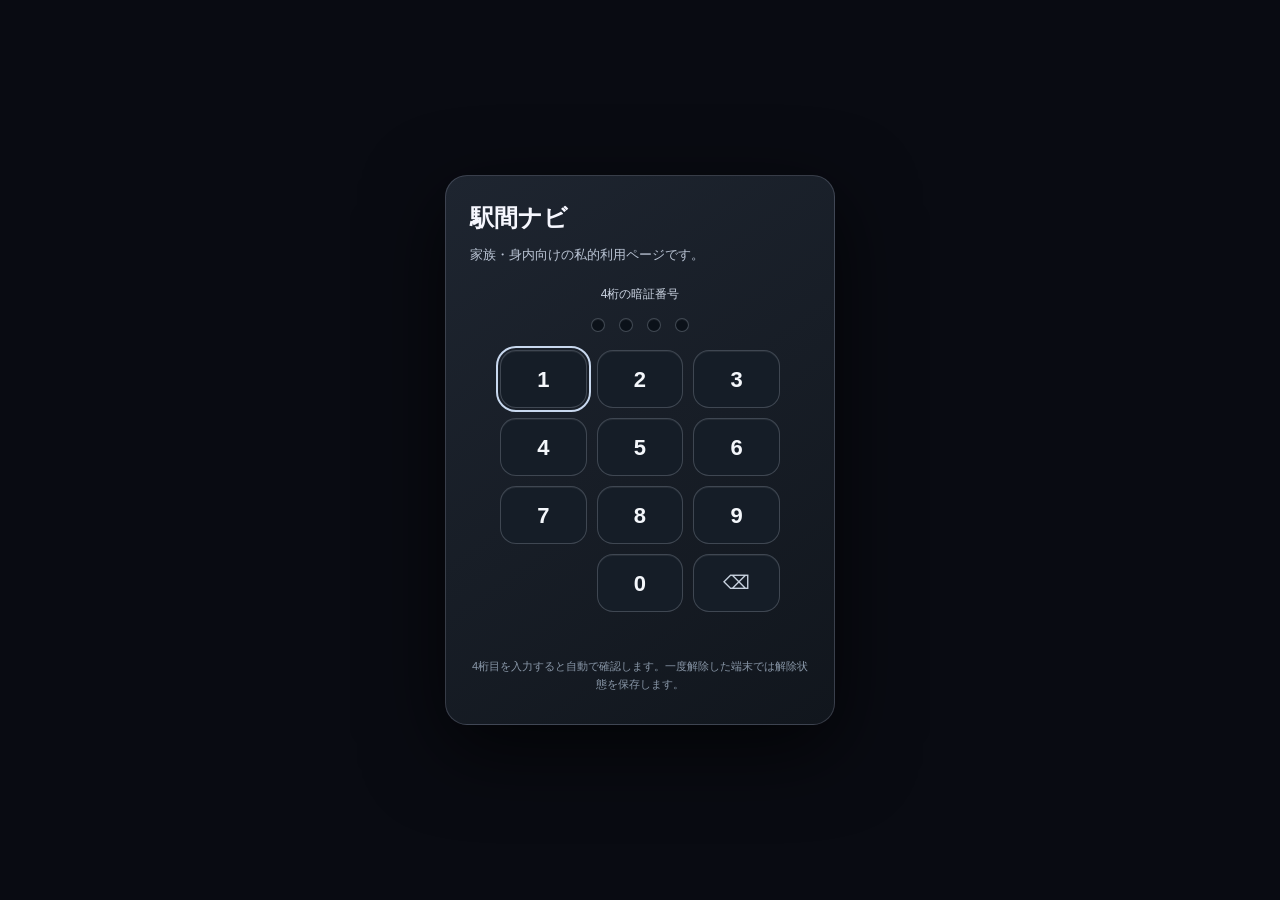
<file: iphone-alerts.html>
<!doctype html>
<html lang="ja">
<head>
<meta charset="utf-8">
<meta name="referrer" content="no-referrer">
<meta name="robots" content="noindex,nofollow,noarchive,nosnippet,noimageindex">
<meta name="googlebot" content="noindex,nofollow,noarchive,nosnippet,noimageindex">
<meta name="bingbot" content="noindex,nofollow,noarchive,nosnippet,noimageindex">
<script>(function(){const k='ekn.pv.a2',v='c347a331fd39da15282ec2f79956c33e9eff79aa930fee2acc985bf4d97e5bec';let ok=false;try{ok=localStorage.getItem(k)===v}catch{}if(!ok)location.replace('./')})();</script>
<meta name="viewport" content="width=device-width, initial-scale=1">
<meta name="theme-color" content="#0b0d10">
<title>iPhoneの通知・振動 — 駅間ナビ</title>
<style>
:root{color-scheme:dark;font-family:-apple-system,BlinkMacSystemFont,"Hiragino Sans","Yu Gothic",sans-serif;background:#0b0d10;color:#eee9e0}*{box-sizing:border-box}body{margin:0;background:radial-gradient(ellipse at 80% 0,#52493735,transparent 50%)}main{max-width:760px;margin:auto;padding:24px 20px 60px}a{color:#e4cba0;text-underline-offset:4px}a:focus-visible,summary:focus-visible{outline:2px solid #ead2a7;outline-offset:5px}.back{display:inline-flex;min-height:44px;align-items:center;font-size:14px}.eyebrow{font-size:12px;color:#b8a47e;margin:22px 0 7px}h1{font-size:clamp(24px,5vw,34px);line-height:1.4;margin:0 0 14px;letter-spacing:0}h2{font-size:20px;margin:0 0 14px;line-height:1.6}h3{font-size:16px;margin:22px 0 9px}p,li{font-size:14px;line-height:1.95;color:#bcc2ca}b,strong{color:#f0e7d7;font-weight:600}.lead{font-size:16px;color:#e1d9ca}.meta,.note{font-size:12px;color:#9da8b4}.card{padding:23px;margin-top:20px;background:linear-gradient(135deg,#23272c,#151b21);border:1px solid #bdaa823b;border-radius:18px;box-shadow:inset 0 1px #ffedcd12}.recommended{border-color:#cbb18470}.steps{padding-left:23px}.steps li{padding:0 0 13px 4px}.button{display:flex;align-items:center;justify-content:center;min-height:48px;border:1px solid #e4cda6;background:linear-gradient(135deg,#e7d6b8,#bda178);color:#221e17;border-radius:12px;padding:12px;text-decoration:none;font-size:15px;font-weight:600;margin:18px 0 8px}.table-wrap{overflow:auto}table{width:100%;border-collapse:collapse;font-size:13px;line-height:1.7}caption{text-align:left;color:#aab3bd;font-size:12px;padding-bottom:10px}th,td{text-align:left;vertical-align:top;padding:12px 8px;border-bottom:1px solid #beae8730;overflow-wrap:anywhere}th{color:#dbc49c;font-weight:600}td{color:#bdc5ce}th:first-child{width:31%}td:first-child{color:#ede6da}summary{min-height:44px;padding-block:9px;font-size:14px;color:#e2c99c;cursor:pointer}.sources li{font-size:12px;padding-bottom:8px}.sources a{overflow-wrap:anywhere}code{font-size:.95em;color:#d7c69f}footer{margin-top:26px;color:#929ca6;font-size:12px;line-height:1.8}@media(max-width:370px){main{padding-inline:13px}.card{padding:18px 14px}th,td{padding-inline:6px;font-size:12px}}@media print{:root{color-scheme:light;background:white;color:#111}body,.card{background:white;box-shadow:none}p,li,td,.meta,.note,footer{color:#333}a,h1,h2,h3,b,strong,th,td:first-child{color:#111}.button,.back{display:none}.card{break-inside:avoid}}
.card{background:linear-gradient(135deg,#263043bd,#131d28b0);border-color:#c0cde43a;backdrop-filter:blur(18px);-webkit-backdrop-filter:blur(18px)}body{background:radial-gradient(ellipse at 10% 20%,#60528232,transparent 50%),radial-gradient(ellipse at 90% 60%,#3274662a,transparent 45%),#090c12}.recommended{border-color:#b9d0e165}a,summary{color:#c8daee}.button{background:linear-gradient(115deg,#d7c8df,#b9cddd,#b4cfc8);border-color:#dce5ef;color:#18202a}</style>
</head>
<body><main>
<a class="back" href="./">‹ 駅間ナビを開く</a>
<p class="eyebrow">駅間ナビ 59</p>
<h1>iPhoneの通知・振動</h1>
<p class="lead">ホーム画面に追加して通知を許可すると、画面を開いて見守っている間の接近を、iPhoneの通知でお知らせします。</p>
<p>ショートカットの作成や、ストア公開は不要です。通知の音・振動は端末の設定に従います。</p>
<p class="meta">調査：2026年9月22日。公式資料・公開仕様に基づく整理です。iPhone実機での通知・振動の確認は未実施です。</p>

<section class="card recommended" id="home-notifications">
<h2>ホーム画面の通知を使う</h2>
<ol class="steps"><li>Safariで駅間ナビの公開URLを開き、共有 →「ホーム画面に追加」を選びます。「Webアプリとして開く」があればオンにします。</li><li>追加したアイコンから起動し、「その他 → 通知・振動 → 通知を許可する」を押します。</li><li>iPhoneの「設定 → 通知 → 駅間ナビ」で通知・バナー・サウンドをオンにします。</li><li>「設定 → サウンドと触覚 → 触覚」を「常に再生」または「消音モードのときに再生」にします。音を出したくない場合は本体を消音モードにします。</li><li>集中モードや時刻指定要約で通知が抑制されない設定にして、実際にテストします。</li></ol>
<h3>電車に乗らずにテスト</h3><p>「今すぐ通知」、または10秒・30秒・60秒後の通知を選べます。GPSや乗車経路の設定は不要です。カウントダウン中は画面を開いたままにしてください。「テストを中止」で取消できます。画面オフ・別アプリへの切り替え・ページを閉じる操作でも中止し、復帰後に古いテストは実行しません。</p>
<p>「通知の表示を要求しました」は、表示処理を受け付けたことを示します。実際にバナーが出たか、振動したかは端末で確認してください。iPhoneの振動パターンや長さを、このページから指定することはできません。</p>
<p><b>ホーム画面に追加しても、画面オフ中のGPS監視はできません。</b>今回追加したのは、画面表示中に判断した接近をシステム通知で知らせる機能です。外部サーバーから配信するWeb Pushや、画面オフでも動く予約通知は実装していません。</p>
<p class="note"><a href="https://support.apple.com/ja-jp/guide/iphone/iph7c3d96bab/ios">Apple：通知の設定</a> ／ <a href="https://support.apple.com/ja-jp/guide/iphone/iph07c867f28/ios">Apple：サウンドと触覚</a></p>
</section>
<section class="card" id="brrrowser">
<h2>画面を開いて使う：Brrrowserを試す</h2>
<p><b>Brrrowser</b>は、Webページ向けの振動機能を追加したiPhone用ブラウザです。開発元が<code>navigator.vibrate()</code>への対応を明記しています。<a href="#source-brrrowser-api">[12]</a> 日本のApp Storeでは無料、iOS 16.6以降対応と案内されています。<a href="#source-brrrowser-store">[13]</a></p>
<ol class="steps">
<li>Safari側で保存済みプリセットを使っている場合は、「保存した経路 → ファイルに書き出し」でJSONを保存します。別のブラウザには自動では引き継がれません。</li>
<li>駅間ナビの「その他 → 通知の設定・ほかの方法 → 別のブラウザ・ショートカットを使う場合」で、このページのURLをコピーします。公開済みのHTTPSのURLを使用してください。</li>
<li>Brrrowserをインストールして、コピーした駅間ナビのURLを開きます。必要ならプリセットJSONを「保存した経路 → 読み込み」で取り込みます。</li>
<li>「その他 → 通知の設定・ほかの方法 → 別のブラウザ・ショートカットを使う場合」から<b>「バイブを試す」</b>を押します。バイブAPIが見つかるブラウザではテストボタンが表示されます。</li>
<li><b>「10秒後に試す」</b>も押し、画面を開いたまま触れずに待ちます。ボタンに触れた瞬間だけでなく、少し時間がたっても振動するか確認できます。この案内や画面を閉じるとテストは中止します。</li>
<li>屋外などで位置情報を許可し、GPSの現在駅が取得できることを確認してから見守りを試してください。</li>
</ol>
<a class="button" href="https://apps.apple.com/jp/app/brrrowser/id6747417026" target="_blank" rel="noopener noreferrer">App StoreでBrrrowserを確認</a>
<p class="note"><b>開発元の案内に基づく候補です。</b>このアプリとのGPSの組み合わせ、実際の振動、画面保持はiPhone実機で未確認です。位置情報が取得できない場合は駅間ナビの見守りに使えません。画面ロック中のGPS動作も確認できていないため、Brrrowserでも画面を開いて利用する前提です。</p>
<p>駅間ナビはブラウザ名ではなく、実行中のバイブAPIを検出します。APIが提供されていれば既存の距離・1駅前・時間によるお知らせから呼び出します。音は追加していません。</p>
</section>

<section class="card recommended" id="shortcuts">
<h2>画面を閉じて使う：ショートカット</h2>
<p>普段使う降車駅・乗換駅ごとに「到着」のオートメーションを作ります。ブラウザを開き続ける必要がある駅間ナビのGPSとは別に、iPhone側の位置に基づいて実行します。<a href="#source-travel">[1]</a></p>
<ol class="steps">
<li>駅間ナビの「その他 → 通知の設定・ほかの方法 → 別のブラウザ・ショートカットを使う場合」、またはプリセットの「通知の設定」を開き、駅名をコピーします。見守り中は「その他の操作 → iPhoneの通知・振動」からも開けます。</li>
<li>「ショートカット」アプリで、<b>オートメーション → ＋ → 到着</b>を選びます。項目名はiOSのバージョンによって異なります。</li>
<li>「場所」で駅を検索し、同名駅と間違っていないか路線・地図を確認します。<b>地図の円で検知範囲を調整</b>できます。早めに知りたい場合は範囲を広げるか、1つ前の停車駅を使います。停車する列車かどうかも確認してください。</li>
<li>必要なら<b>時間範囲</b>を指定します。往路は朝、復路は夕方などに分けると、通過するたびに振動するのを減らせます。</li>
<li><b>「すぐに実行」</b>を選びます。「実行の前に尋ねる」がある場合はオフにします。「到着」は確認なしで実行できる作動条件です。<a href="#source-auto">[2]</a></li>
<li>「新規の空のオートメーション」などから、<b>「デバイスを振動させる」</b>を追加します。「繰り返す」を3回にしてその内側に置くと、振動を3回にできます。<a href="#source-vibrate">[3]</a></li>
<li>表示も必要なら<b>「通知を表示」</b>を追加し、「〇〇駅の近くです」などと入力します。<a href="#source-notification">[4]</a> 音を出したくない場合は、アクションの詳細で「サウンドを再生」をオフにしてください。端末側の通知・触覚・集中モードの設定も確認します。</li>
<li>設定を保存し、まず目が覚めている状態で実際の移動中に試します。ロック中にも振動・通知するか、ご自身の端末で確認してください。</li>
</ol>
<a class="button" href="shortcuts://">ショートカットを開く</a>
<p class="note">上のボタンはiPhone用です。アプリを開くだけで、オートメーションは自動作成されません。未インストールならAppleの<a href="https://apps.apple.com/jp/app/shortcuts/id1462947752" target="_blank" rel="noopener noreferrer">「ショートカット」</a>を使用してください。</p>
<h3>経路を変更したとき・使い終わったとき</h3>
<p><b>駅間ナビとショートカットは別管理です。</b>プリセットの変更・削除や「今回の設定を全解除」は、ショートカット側には反映されません。不要になったオートメーションは「ショートカット」で無効化・削除してください。<a href="#source-auto">[2]</a></p>
<p>到着オートメーションは、設定した範囲への進入が条件です。すでに範囲内にいる場合や、地下などで位置が取れない場合は期待どおりに作動しないことがあります。通知に遅れもあるため、正確な「駅到着」の判定には使わず、車内案内と合わせて利用してください。</p>
</section>

<section class="card" id="browsers">
<h2>ブラウザを替えると使える？</h2>
<div class="table-wrap"><table>
<caption>通常のiPhone版と、振動機能を独自に追加するBrrrowserの比較。アプリ自身の通知とWeb通知は別です。</caption>
<thead><tr><th scope="col">開き方</th><th scope="col">HTMLからの自動バイブ</th><th scope="col">Web Push通知</th></tr></thead>
<tbody>
<tr><td>Safariのタブ</td><td>標準APIは非対応</td><td>通常のタブでは利用不可</td></tr>
<tr><td>Chromeのタブ</td><td>標準APIは非対応</td><td>通常のタブでは利用不可</td></tr>
<tr><td>Edgeのタブ</td><td>標準APIは非対応</td><td>通常のタブでは利用不可</td></tr>
<tr><td>Firefoxのタブ</td><td>標準APIは非対応</td><td>通常のタブでは利用不可</td></tr>
<tr><td>Brrrowser</td><td>開発元が対応を明記。実機未確認</td><td>対応を確認できず</td></tr>
<tr><td>ホーム画面に追加したWebアプリ</td><td>標準APIは非対応</td><td>iOS 16.4以降で対応。許可と配信の仕組みが必要</td></tr>
</tbody></table></div>
<p>「Chromeならバイブが使える」という説明は、Android版と混同しやすい点です。iPhone版は同じ条件ではありません。MDNの対応データではSafari/iOS WebViewの<code>navigator.vibrate()</code>は非対応です。<a href="#source-vibration-api">[5]</a> Chrome・Edge・Firefoxの通常のiPhone版がWebKitを使うことから、同様の制約になると判断しています。<a href="#source-engine">[6]</a> ChromeのWeb通知についてはGoogleも非対応と案内しています。<a href="#source-chrome">[7]</a></p>
<p>配布地域・ブラウザの実装変更や、独自APIを追加した特殊なブラウザは別です。駅間ナビはブラウザ名だけで決めず、実行中のブラウザにバイブAPIがあるかを調べて表示します。APIがあっても実際の振動は端末設定に左右されるので、テストで確認してください。</p>
<h3>スイッチを使って振動させる方法について</h3>
<p>SafariのHTMLスイッチを利用した触覚フィードバックの実装例があります。<a href="#source-switch">[8]</a> ただし、標準バイブAPIへの対応を意味するものではありません。駅に近づいた際の自動実行や、画面ロック中の動作を裏付ける確認が取れないため、今回の自動通知には組み込んでいません。</p>
</section>

<section class="card" id="other-options">
<h2>ほかの方法との比較</h2>
<h3>ホーム画面への追加とWeb Push</h3>
<p>ホーム画面のWebアプリなら、通知の許可を得てWeb Pushを受け取れます。Apple Developer Programへの加入は不要です。<a href="#source-push">[9]</a></p>
<p>ただし、Web Pushは外部から届く通知の仕組みです。<b>ホーム画面への追加だけでは、ロック中のGPS監視はできません。</b>位置情報APIは表示状態の制約を受けます。<a href="#source-gps">[10]</a> 配信用サーバーを追加しても、駅への接近を検知する別の仕組みが必要です。駅間ナビ47は画面表示中のシステム通知に対応しています。外部サーバーによるWeb Push配信は追加していません。</p>
<h3>ストアに公開せず、自作のiPhoneアプリを使う</h3>
<p>MacのXcodeと無料のApple Accountを使い、自分のiPhoneへ入れてテストする方法はあります。ただし無料のPersonal Teamではプロビジョニングが7日で期限切れになり、再ビルド・再インストールが必要です。<a href="#source-xcode">[11]</a></p>
<p>位置監視と通知をネイティブ側に実装すれば設計の自由度は上がりますが、Macの準備、初期設定、定期的な入れ直しが増えます。手軽な個人利用を優先する現状では、先に対応ブラウザの試用や標準ショートカットを検討するのがよいと判断しました。</p>
</section>

<section class="card"><details><summary>確認した資料</summary><ol class="sources">
<li id="source-travel"><a href="https://support.apple.com/ja-jp/guide/shortcuts/apd8ebfc4e8e/ios" target="_blank" rel="noopener noreferrer">Apple：移動作動機能（到着・場所・範囲・時間）</a></li>
<li id="source-auto"><a href="https://support.apple.com/ja-jp/guide/shortcuts/apd602971e63/ios" target="_blank" rel="noopener noreferrer">Apple：パーソナルオートメーションの有効化・無効化と確認なしの実行</a></li>
<li id="source-vibrate"><a href="https://support.apple.com/ja-jp/guide/shortcuts/apdc11deb2c1/ios" target="_blank" rel="noopener noreferrer">Apple：「繰り返す」と「デバイスを振動させる」</a></li>
<li id="source-notification"><a href="https://support.apple.com/ja-jp/guide/shortcuts/apd2175adcab/ios" target="_blank" rel="noopener noreferrer">Apple：「通知を表示」</a></li>
<li id="source-vibration-api"><a href="https://developer.mozilla.org/en-US/docs/Web/API/Navigator/vibrate" target="_blank" rel="noopener noreferrer">MDN：Navigator.vibrate()</a> ／ <a href="https://github.com/mdn/browser-compat-data/blob/main/api/Navigator.json" target="_blank" rel="noopener noreferrer">対応データ（vibrate項目）</a></li>
<li id="source-engine"><a href="https://developer.mozilla.org/en-US/docs/Web/HTTP/Reference/Headers/User-Agent" target="_blank" rel="noopener noreferrer">MDN：iPhoneブラウザのWebKit構成</a> ／ <a href="https://firefox-source-docs.mozilla.org/overview/ios.html" target="_blank" rel="noopener noreferrer">Mozilla：Firefox for iOS</a></li>
<li id="source-chrome"><a href="https://support.google.com/chrome/answer/3220216?co=GENIE.Platform%3DiOS&amp;hl=ja" target="_blank" rel="noopener noreferrer">Google：iPhone・iPadのChromeの通知</a></li>
<li id="source-switch"><a href="https://webkit.org/blog/15054/an-html-switch-control/" target="_blank" rel="noopener noreferrer">WebKit：HTMLスイッチ</a> ／ <a href="https://github.com/tijnjh/ios-haptics" target="_blank" rel="noopener noreferrer">ios-haptics作者による実装説明</a> ／ <a href="https://github.com/lochie/web-haptics" target="_blank" rel="noopener noreferrer">WebHaptics</a></li>
<li id="source-push"><a href="https://webkit.org/blog/13878/web-push-for-web-apps-on-ios-and-ipados/" target="_blank" rel="noopener noreferrer">WebKit：ホーム画面のWebアプリとWeb Push</a></li>
<li id="source-gps"><a href="https://www.w3.org/TR/geolocation/#request-a-position" target="_blank" rel="noopener noreferrer">W3C：位置取得と表示状態の制約</a></li>
<li id="source-xcode"><a href="https://developer.apple.com/jp/help/account/basics/about-your-developer-account" target="_blank" rel="noopener noreferrer">Apple：Personal Teamの制限</a></li>
<li id="source-brrrowser-api"><a href="https://github.com/Web3Kev/Brrrowser" target="_blank" rel="noopener noreferrer">Brrrowser開発元：バイブAPIの説明</a></li>
<li id="source-brrrowser-store"><a href="https://apps.apple.com/jp/app/brrrowser/id6747417026" target="_blank" rel="noopener noreferrer">Brrrowser：日本のApp Store掲載</a></li>
</ol></details></section>
<footer>見守りを続けるときは、元の駅間ナビの画面に戻ってください。このページはオフラインでも参照できますが、外部資料を開くには通信が必要です。</footer>
</main></body></html>
</file>
